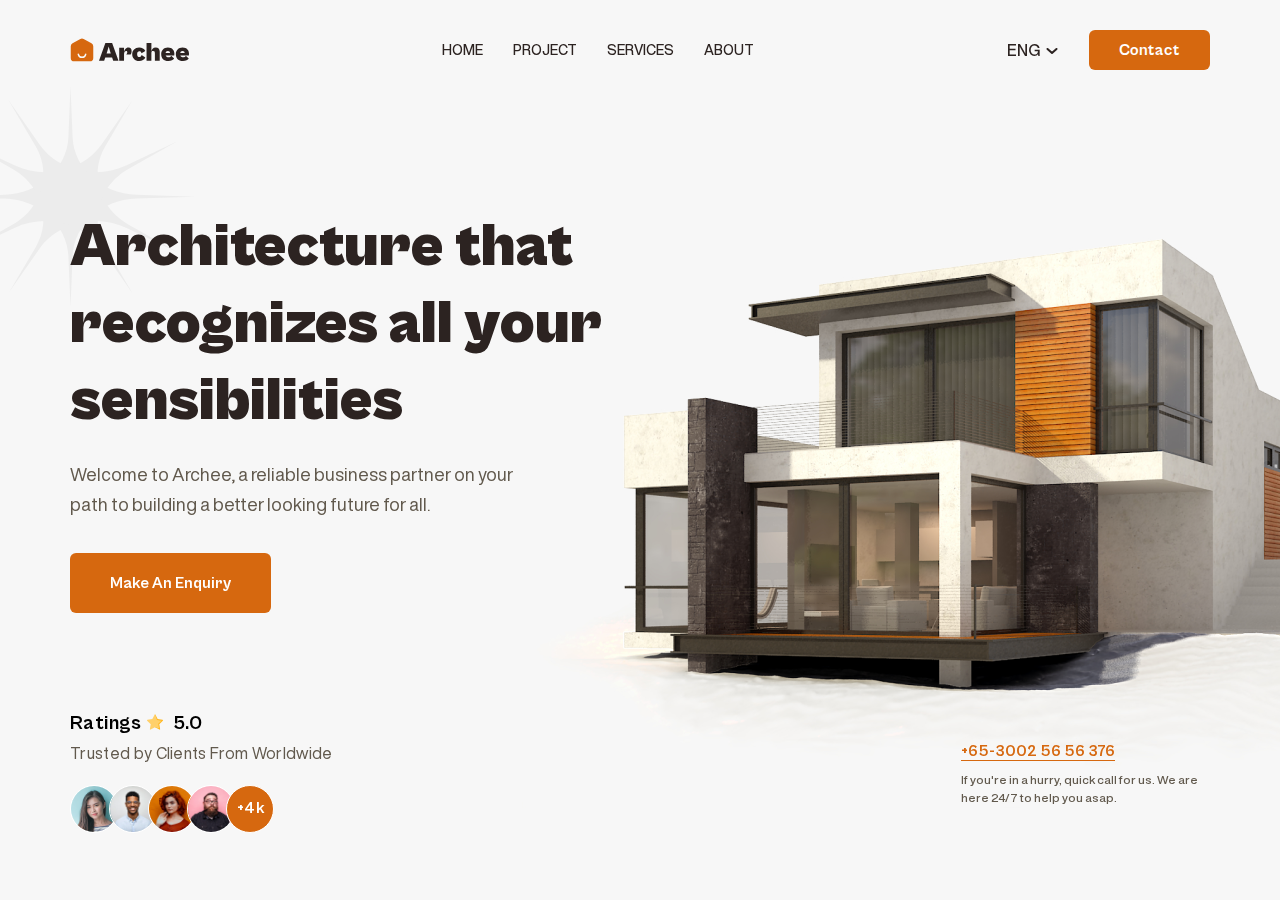
<file: index.html>
<!DOCTYPE html>
<html lang="en">
<head>
  <meta charset="UTF-8">
  <!-- Use latest version of IE -->
  <meta http-equiv="X-UA-Compatible" content="IE=edge">
  <!-- For mobile devices -->
  <meta name="viewport" content="width=device-width, initial-scale=1.0">
  <!-- Document title in browser tabs -->
  <title>Archee</title>
  <!-- Document Favicon in browser tabs -->
  <link rel="shortcut icon" href="img/favicon.svg" type="image/x-icon">
  <!-- For external styles -->
  <link rel="stylesheet" href="css/main.min.css">
</head>
<body>
  <header>
  <div class="wrapper">
    <div class="header__container">
      <a href="#" class="logo">
        <img src="img/logo.svg" alt="logo" class="logo">
      </a>
      <nav>
        <ul class="menu__list">
          <li class="menu__item">
            <a href="#" class="menu__link">HOME</a>
          </li>
          <li class="menu__item">
            <a href="#" class="menu__link">PROJECT</a>
          </li>
          <li class="menu__item">
            <a href="#" class="menu__link">SERVICES</a>
          </li>
          <li class="menu__item">
            <a href="#" class="menu__link">ABOUT</a>
          </li>
        </ul>
      </nav>
      <div class="flexcontainer">
        <ul class="drop__list">
          <li class="drop__item__eng">
            <a href="#" class="lang">ENG</a>
          </li>
          <li class="drop__item__ru">
            <a href="#" class="lang">RU</a>
          </li>
        </ul>
        <button class="contact">Contact</button>
      </div>
    </div>
  </div>
</header>
  <main>
    <section class="promo">
  <div class="wrapper">
    <div class="decoration__cont">
      <h1 class="promo__title">Architecture that recognizes all your sensibilities</h1>
      <p class="promo__text">
        Welcome to Archee, a reliable business partner on your path to building a better looking future for all.
      </p>
      <button class="promo__button">
        Make An Enquiry
      </button>
      <div class="promo__footer">
        <div class="promo__ratings">
          <div class="ratings__cont">
            <h4 class="ratings__title">Ratings</h4>
            <span class="ratings__grade">5.0</span>
          </div>
          <p class="ratings__text">
            Trusted by Clients From Worldwide
          </p>
          <ul class="ratings__list">
            <li class="ratings__item">
              <img src="img/avatar-1.png" alt="avatar" class="ratings__image">
            </li>
            <li class="ratings__item avatar">
              <img src="img/avatar-2.png" alt="avatar" class="ratings__image">
            </li>
            <li class="ratings__item avatar">
              <img src="img/avatar-3.png" alt="avatar" class="ratings__image">
            </li>
            <li class="ratings__item avatar">
              <img src="img/avatar-4.png" alt="avatar" class="ratings__image">
            </li>
            <li class="ratings__item total-avatar">+4k</li>
          </ul>
        </div>
        <div class="promo__phone">
          <a href="tel:+6530025656376" class="phone__contacts">+65-3002 56 56 376
          </a>
          <p class="phone__text">
            If you're in a hurry, quick call for us. We are here 24/7 to help you asap.
          </p>
        </div>
      </div>
    </div>
  </div>
</section>
  </main>
  <script src="../js/main.min.js"></script>
</body>
</html>
</file>
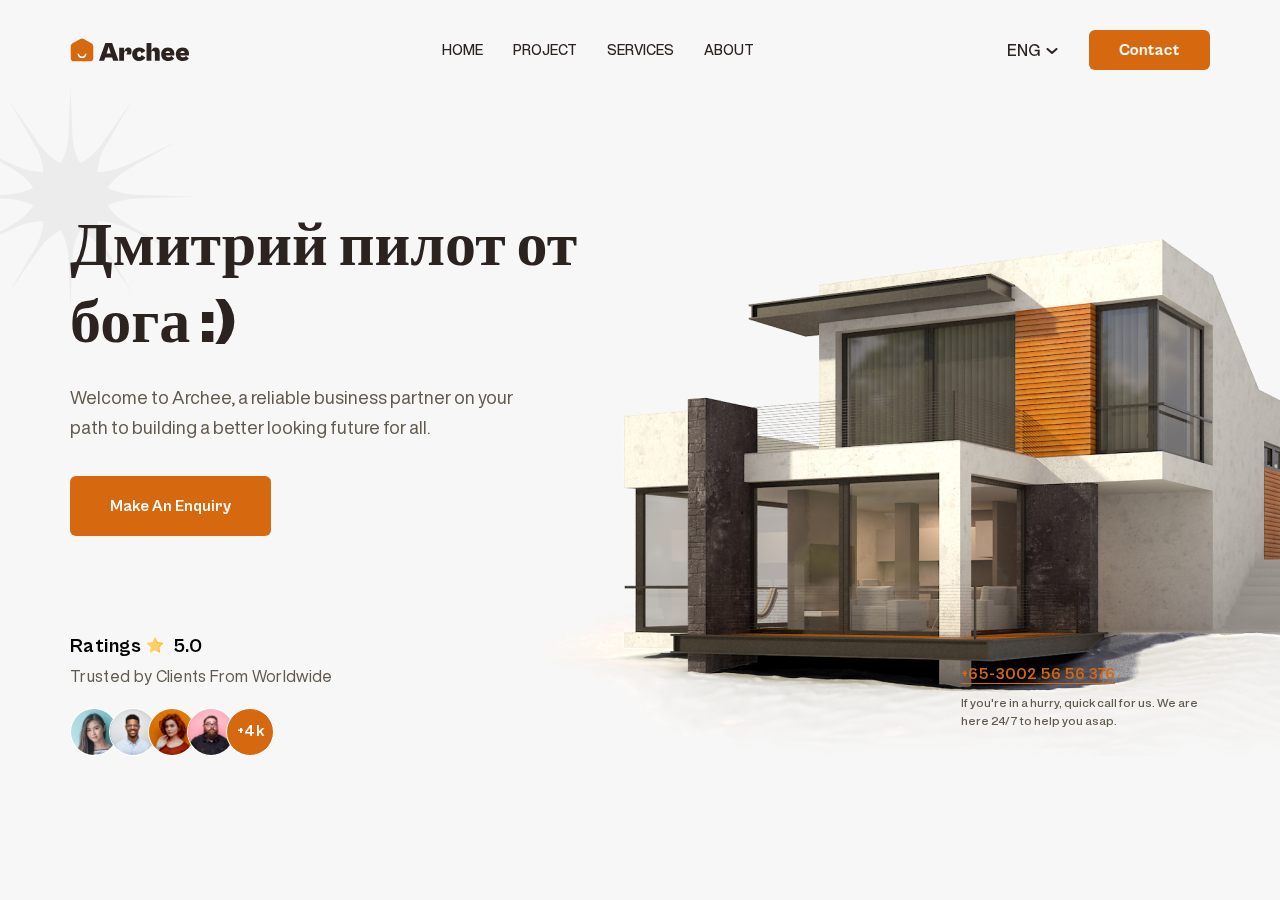
<file: public/index.html>
<!DOCTYPE html>
<html lang="en">
<head>
  <meta charset="UTF-8">
  <!-- Use latest version of IE -->
  <meta http-equiv="X-UA-Compatible" content="IE=edge">
  <!-- For mobile devices -->
  <meta name="viewport" content="width=device-width, initial-scale=1.0">
  <!-- Document title in browser tabs -->
  <title>Archee</title>
  <!-- Document Favicon in browser tabs -->
  <link rel="shortcut icon" href="img/favicon.svg" type="image/x-icon">
  <!-- For external styles -->
  <link rel="stylesheet" href="css/main.min.css">
</head>
<body>
  <header>
  <div class="wrapper">
    <div class="header__container">
      <a href="#" class="logo">
        <img src="img/logo.svg" alt="logo" class="logo">
      </a>
      <nav>
        <ul class="menu__list">
          <li class="menu__item">
            <a href="#" class="menu__link">HOME</a>
          </li>
          <li class="menu__item">
            <a href="#" class="menu__link">PROJECT</a>
          </li>
          <li class="menu__item">
            <a href="#" class="menu__link">SERVICES</a>
          </li>
          <li class="menu__item">
            <a href="#" class="menu__link">ABOUT</a>
          </li>
        </ul>
      </nav>
      <div class="flexcontainer">
        <ul class="drop__list">
          <li class="drop__item__eng">
            <a href="#" class="lang">ENG</a>
          </li>
          <li class="drop__item__ru">
            <a href="#" class="lang">RU</a>
          </li>
        </ul>
        <button class="contact">Contact</button>
      </div>
    </div>
  </div>
</header>
  <main>
    <section class="promo">
  <div class="wrapper">
    <div class="decoration__cont">
      <h1 class="promo__title">Дмитрий пилот от бога :)</h1>
      <p class="promo__text">
        Welcome to Archee, a reliable business partner on your path to building a better looking future for all.
      </p>
      <button class="promo__button">
        Make An Enquiry
      </button>
      <div class="promo__footer">
        <div class="promo__ratings">
          <div class="ratings__cont">
            <h4 class="ratings__title">Ratings</h4>
            <span class="ratings__grade">5.0</span>
          </div>
          <p class="ratings__text">
            Trusted by Clients From Worldwide
          </p>
          <ul class="ratings__list">
            <li class="ratings__item">
              <img src="img/avatar-1.png" alt="avatar" class="ratings__image">
            </li>
            <li class="ratings__item avatar">
              <img src="img/avatar-2.png" alt="avatar" class="ratings__image">
            </li>
            <li class="ratings__item avatar">
              <img src="img/avatar-3.png" alt="avatar" class="ratings__image">
            </li>
            <li class="ratings__item avatar">
              <img src="img/avatar-4.png" alt="avatar" class="ratings__image">
            </li>
            <li class="ratings__item total-avatar">+4k</li>
          </ul>
        </div>
        <div class="promo__phone">
          <a href="tel:+6530025656376" class="phone__contacts">+65-3002 56 56 376
          </a>
          <p class="phone__text">
            If you're in a hurry, quick call for us. We are here 24/7 to help you asap.
          </p>
        </div>
      </div>
    </div>
  </div>
</section>
  </main>
  <script src="../js/main.min.js"></script>
</body>
</html>
</file>
<file: css/main.min.css>
@charset "UTF-8";@font-face{font-family:"Cabinet Grotesk";font-weight:700;font-style:normal;src:url(../fonts/CabinetGrotesk-Bold.eot);src:local("Cabinet Grotesk"),url(../fonts/CabinetGrotesk-Bold.eot?#iefix) format("embedded-opentype"),url(../fonts/CabinetGrotesk-Bold.woff2) format("woff2"),url(../fonts/CabinetGrotesk-Bold.woff) format("woff"),url(../fonts/CabinetGrotesk-Bold.ttf) format("truetype")}@font-face{font-family:"Cabinet Grotesk";font-weight:900;font-style:normal;src:url(../fonts/CabinetGrotesk-Black.eot);src:local("Cabinet Grotesk"),url(../fonts/CabinetGrotesk-Black.eot?#iefix) format("embedded-opentype"),url(../fonts/CabinetGrotesk-Black.woff2) format("woff2"),url(../fonts/CabinetGrotesk-Black.woff) format("woff"),url(../fonts/CabinetGrotesk-Black.ttf) format("truetype")}@font-face{font-family:"Helvetica Now Display";font-weight:400;font-style:normal;src:url(../fonts/HelveticaNowDisplay-Regular.eot);src:local("Helvetica Now Display"),url(../fonts/HelveticaNowDisplay-Regular.eot?#iefix) format("embedded-opentype"),url(../fonts/HelveticaNowDisplay-Regular.woff2) format("woff2"),url(../fonts/HelveticaNowDisplay-Regular.woff) format("woff"),url(../fonts/HelveticaNowDisplay-Regular.ttf) format("truetype")}@font-face{font-family:"Helvetica Now Display";font-weight:500;font-style:normal;src:url(../fonts/HelveticaNowDisplay-Medium.eot);src:local("Helvetica Now Display"),url(../fonts/HelveticaNowDisplay-Medium.eot?#iefix) format("embedded-opentype"),url(../fonts/HelveticaNowDisplay-Medium.woff2) format("woff2"),url(../fonts/HelveticaNowDisplay-Medium.woff) format("woff"),url(../fonts/HelveticaNowDisplay-Medium.ttf) format("truetype")}@font-face{font-family:"Helvetica Now Display";font-weight:700;font-style:normal;src:url(../fonts/HelveticaNowDisplay-Bold.eot);src:local("Helvetica Now Display"),url(../fonts/HelveticaNowDisplay-Bold.eot?#iefix) format("embedded-opentype"),url(../fonts/HelveticaNowDisplay-Bold.woff2) format("woff2"),url(../fonts/HelveticaNowDisplay-Bold.woff) format("woff"),url(../fonts/HelveticaNowDisplay-Bold.ttf) format("truetype")}*,::after,::before{box-sizing:border-box}ol,ul{padding:0}blockquote,body,dd,dl,figcaption,figure,h1,h2,h3,h4,li,ol,p,ul{margin:0}ol,ul{list-style:none}a{text-decoration:none;line-height:0}body,html{overflow-x:hidden}body{font-family:"Helvetica Now Display";font-weight:400;font-style:normal;font-size:16px;background-color:#f7f7f7}.wrapper{max-width:1140px;margin:0 auto}header{padding-top:30px;margin-bottom:138px}.header__container{display:flex;align-items:center;justify-content:space-between}.menu__list{display:flex}.menu__item:not(.menu__item:last-child){margin-right:30px}.menu__link{font-family:"Helvetica Now Display";font-weight:500;font-style:normal;color:#2c2321;line-height:21px;font-size:14px}.menu__link:hover{padding-bottom:4px;border-bottom:1px solid #2c2321}.flexcontainer{display:flex;align-items:center;position:relative}.drop__list{margin-right:49px;position:relative}.drop__list:after{content:"";position:absolute;width:12px;height:7px;top:8px;left:39px;background-image:url(../img/arrow-down.svg);background-repeat:no-repeat}.drop__list:hover .drop__item__ru{display:block}.drop__item__ru{display:none;position:absolute;width:100%}.contact,.lang{font-family:"Helvetica Now Display";font-weight:500;font-style:normal;color:#2c2321;line-height:21px}.contact{font-family:"Cabinet Grotesk";font-weight:700;color:#fff;font-size:16px;line-height:20px;padding:10px 30px;background-color:#d6680f;border:0;border-radius:6px}.decoration__cont{position:relative}.decoration__cont:after,.decoration__cont:before{content:"";position:absolute;left:452px;top:0;width:838px;height:600px;background-image:url(../img/house.png);z-index:-1}.decoration__cont:before{top:-122px;left:-124px;width:249px;height:221px;background-image:url(../img/blot.svg)}.promo__text,.promo__title{font-family:"Cabinet Grotesk";font-weight:900;font-style:normal;font-size:62px;line-height:77px;color:#2c2321;max-width:533px;margin-bottom:20px}.promo__text{font-family:"Helvetica Now Display";font-weight:400;color:#61594d;font-size:18px;line-height:30px;max-width:452px;margin-bottom:34px}.promo__button{font-family:"Cabinet Grotesk";font-weight:700;font-style:normal;color:#fff;font-size:16px;line-height:20px;padding:20px 40px;background-color:#d6680f;border:0;border-radius:6px;margin-bottom:100px}.promo__footer{display:flex;justify-content:space-between}.ratings__cont{display:flex;margin-bottom:7px}.ratings__title{position:relative;margin-right:31px;letter-spacing:.02em}.ratings__title:after{content:"";position:absolute;width:16px;height:16px;top:1px;left:77px;background-image:url(../img/star.svg)}.ratings__grade,.ratings__text,.ratings__title{font-family:"Cabinet Grotesk";font-weight:700;font-style:normal;font-size:20px;line-height:22px}.ratings__text{font-family:"Helvetica Now Display";font-weight:400;font-size:16px;line-height:23px;letter-spacing:.02em;color:#61594d;margin-bottom:20px}.ratings__list{display:flex}.ratings__item{width:48px;height:48px}.ratings__image{width:100%;border-radius:50%;border:1.5px solid #fff}.avatar,.total-avatar{margin-left:-9px}.total-avatar{width:48px;height:48px;border:1.5px solid #fff;border-radius:50%;background-color:#d6680f;font-family:"Cabinet Grotesk";font-weight:700;font-style:normal;color:#fff;font-size:16px;line-height:16px;letter-spacing:.02em;padding:14px 10px}.promo__phone{margin-top:28px}.phone__contacts{font-family:"Cabinet Grotesk";font-weight:700;font-style:normal;font-size:16px;line-height:20px;color:#d6680f;border-bottom:1px solid #d6680f}.phone__text{font-family:"Helvetica Now Display";font-weight:500;font-style:normal;font-size:12px;line-height:18px;color:#61594d;margin-top:10px;max-width:249px}
/*# sourceMappingURL=[data-uri] */
</file>
<file: public/css/main.min.css>
@charset "UTF-8";@font-face{font-family:"Cabinet Grotesk";font-weight:700;font-style:normal;src:url(../fonts/CabinetGrotesk-Bold.eot);src:local("Cabinet Grotesk"),url(../fonts/CabinetGrotesk-Bold.eot?#iefix) format("embedded-opentype"),url(../fonts/CabinetGrotesk-Bold.woff2) format("woff2"),url(../fonts/CabinetGrotesk-Bold.woff) format("woff"),url(../fonts/CabinetGrotesk-Bold.ttf) format("truetype")}@font-face{font-family:"Cabinet Grotesk";font-weight:900;font-style:normal;src:url(../fonts/CabinetGrotesk-Black.eot);src:local("Cabinet Grotesk"),url(../fonts/CabinetGrotesk-Black.eot?#iefix) format("embedded-opentype"),url(../fonts/CabinetGrotesk-Black.woff2) format("woff2"),url(../fonts/CabinetGrotesk-Black.woff) format("woff"),url(../fonts/CabinetGrotesk-Black.ttf) format("truetype")}@font-face{font-family:"Helvetica Now Display";font-weight:400;font-style:normal;src:url(../fonts/HelveticaNowDisplay-Regular.eot);src:local("Helvetica Now Display"),url(../fonts/HelveticaNowDisplay-Regular.eot?#iefix) format("embedded-opentype"),url(../fonts/HelveticaNowDisplay-Regular.woff2) format("woff2"),url(../fonts/HelveticaNowDisplay-Regular.woff) format("woff"),url(../fonts/HelveticaNowDisplay-Regular.ttf) format("truetype")}@font-face{font-family:"Helvetica Now Display";font-weight:500;font-style:normal;src:url(../fonts/HelveticaNowDisplay-Medium.eot);src:local("Helvetica Now Display"),url(../fonts/HelveticaNowDisplay-Medium.eot?#iefix) format("embedded-opentype"),url(../fonts/HelveticaNowDisplay-Medium.woff2) format("woff2"),url(../fonts/HelveticaNowDisplay-Medium.woff) format("woff"),url(../fonts/HelveticaNowDisplay-Medium.ttf) format("truetype")}@font-face{font-family:"Helvetica Now Display";font-weight:700;font-style:normal;src:url(../fonts/HelveticaNowDisplay-Bold.eot);src:local("Helvetica Now Display"),url(../fonts/HelveticaNowDisplay-Bold.eot?#iefix) format("embedded-opentype"),url(../fonts/HelveticaNowDisplay-Bold.woff2) format("woff2"),url(../fonts/HelveticaNowDisplay-Bold.woff) format("woff"),url(../fonts/HelveticaNowDisplay-Bold.ttf) format("truetype")}*,::after,::before{box-sizing:border-box}ol,ul{padding:0}blockquote,body,dd,dl,figcaption,figure,h1,h2,h3,h4,li,ol,p,ul{margin:0}ol,ul{list-style:none}a{text-decoration:none;line-height:0}body,html{overflow-x:hidden}body{font-family:"Helvetica Now Display";font-weight:400;font-style:normal;font-size:16px;background-color:#f7f7f7}.wrapper{max-width:1140px;margin:0 auto}header{padding-top:30px;margin-bottom:138px}.header__container{display:flex;align-items:center;justify-content:space-between}.menu__list{display:flex}.menu__item:not(.menu__item:last-child){margin-right:30px}.menu__link{font-family:"Helvetica Now Display";font-weight:500;font-style:normal;color:#2c2321;line-height:21px;font-size:14px}.menu__link:hover{padding-bottom:4px;border-bottom:1px solid #2c2321}.flexcontainer{display:flex;align-items:center;position:relative}.drop__list{margin-right:49px;position:relative}.drop__list:after{content:"";position:absolute;width:12px;height:7px;top:8px;left:39px;background-image:url(../img/arrow-down.svg);background-repeat:no-repeat}.drop__list:hover .drop__item__ru{display:block}.drop__item__ru{display:none;position:absolute;width:100%}.contact,.lang{font-family:"Helvetica Now Display";font-weight:500;font-style:normal;color:#2c2321;line-height:21px}.contact{font-family:"Cabinet Grotesk";font-weight:700;color:#fff;font-size:16px;line-height:20px;padding:10px 30px;background-color:#d6680f;border:0;border-radius:6px}.decoration__cont{position:relative}.decoration__cont:after,.decoration__cont:before{content:"";position:absolute;left:452px;top:0;width:838px;height:600px;background-image:url(../img/house.png);z-index:-1}.decoration__cont:before{top:-122px;left:-124px;width:249px;height:221px;background-image:url(../img/blot.svg)}.promo__text,.promo__title{font-family:"Cabinet Grotesk";font-weight:900;font-style:normal;font-size:62px;line-height:77px;color:#2c2321;max-width:533px;margin-bottom:20px}.promo__text{font-family:"Helvetica Now Display";font-weight:400;color:#61594d;font-size:18px;line-height:30px;max-width:452px;margin-bottom:34px}.promo__button{font-family:"Cabinet Grotesk";font-weight:700;font-style:normal;color:#fff;font-size:16px;line-height:20px;padding:20px 40px;background-color:#d6680f;border:0;border-radius:6px;margin-bottom:100px}.promo__footer{display:flex;justify-content:space-between}.ratings__cont{display:flex;margin-bottom:7px}.ratings__title{position:relative;margin-right:31px;letter-spacing:.02em}.ratings__title:after{content:"";position:absolute;width:16px;height:16px;top:1px;left:77px;background-image:url(../img/star.svg)}.ratings__grade,.ratings__text,.ratings__title{font-family:"Cabinet Grotesk";font-weight:700;font-style:normal;font-size:20px;line-height:22px}.ratings__text{font-family:"Helvetica Now Display";font-weight:400;font-size:16px;line-height:23px;letter-spacing:.02em;color:#61594d;margin-bottom:20px}.ratings__list{display:flex}.ratings__item{width:48px;height:48px}.ratings__image{width:100%;border-radius:50%;border:1.5px solid #fff}.avatar,.total-avatar{margin-left:-9px}.total-avatar{width:48px;height:48px;border:1.5px solid #fff;border-radius:50%;background-color:#d6680f;font-family:"Cabinet Grotesk";font-weight:700;font-style:normal;color:#fff;font-size:16px;line-height:16px;letter-spacing:.02em;padding:14px 10px}.promo__phone{margin-top:28px}.phone__contacts{font-family:"Cabinet Grotesk";font-weight:700;font-style:normal;font-size:16px;line-height:20px;color:#d6680f;border-bottom:1px solid #d6680f}.phone__text{font-family:"Helvetica Now Display";font-weight:500;font-style:normal;font-size:12px;line-height:18px;color:#61594d;margin-top:10px;max-width:249px}
/*# sourceMappingURL=[data-uri] */
</file>
